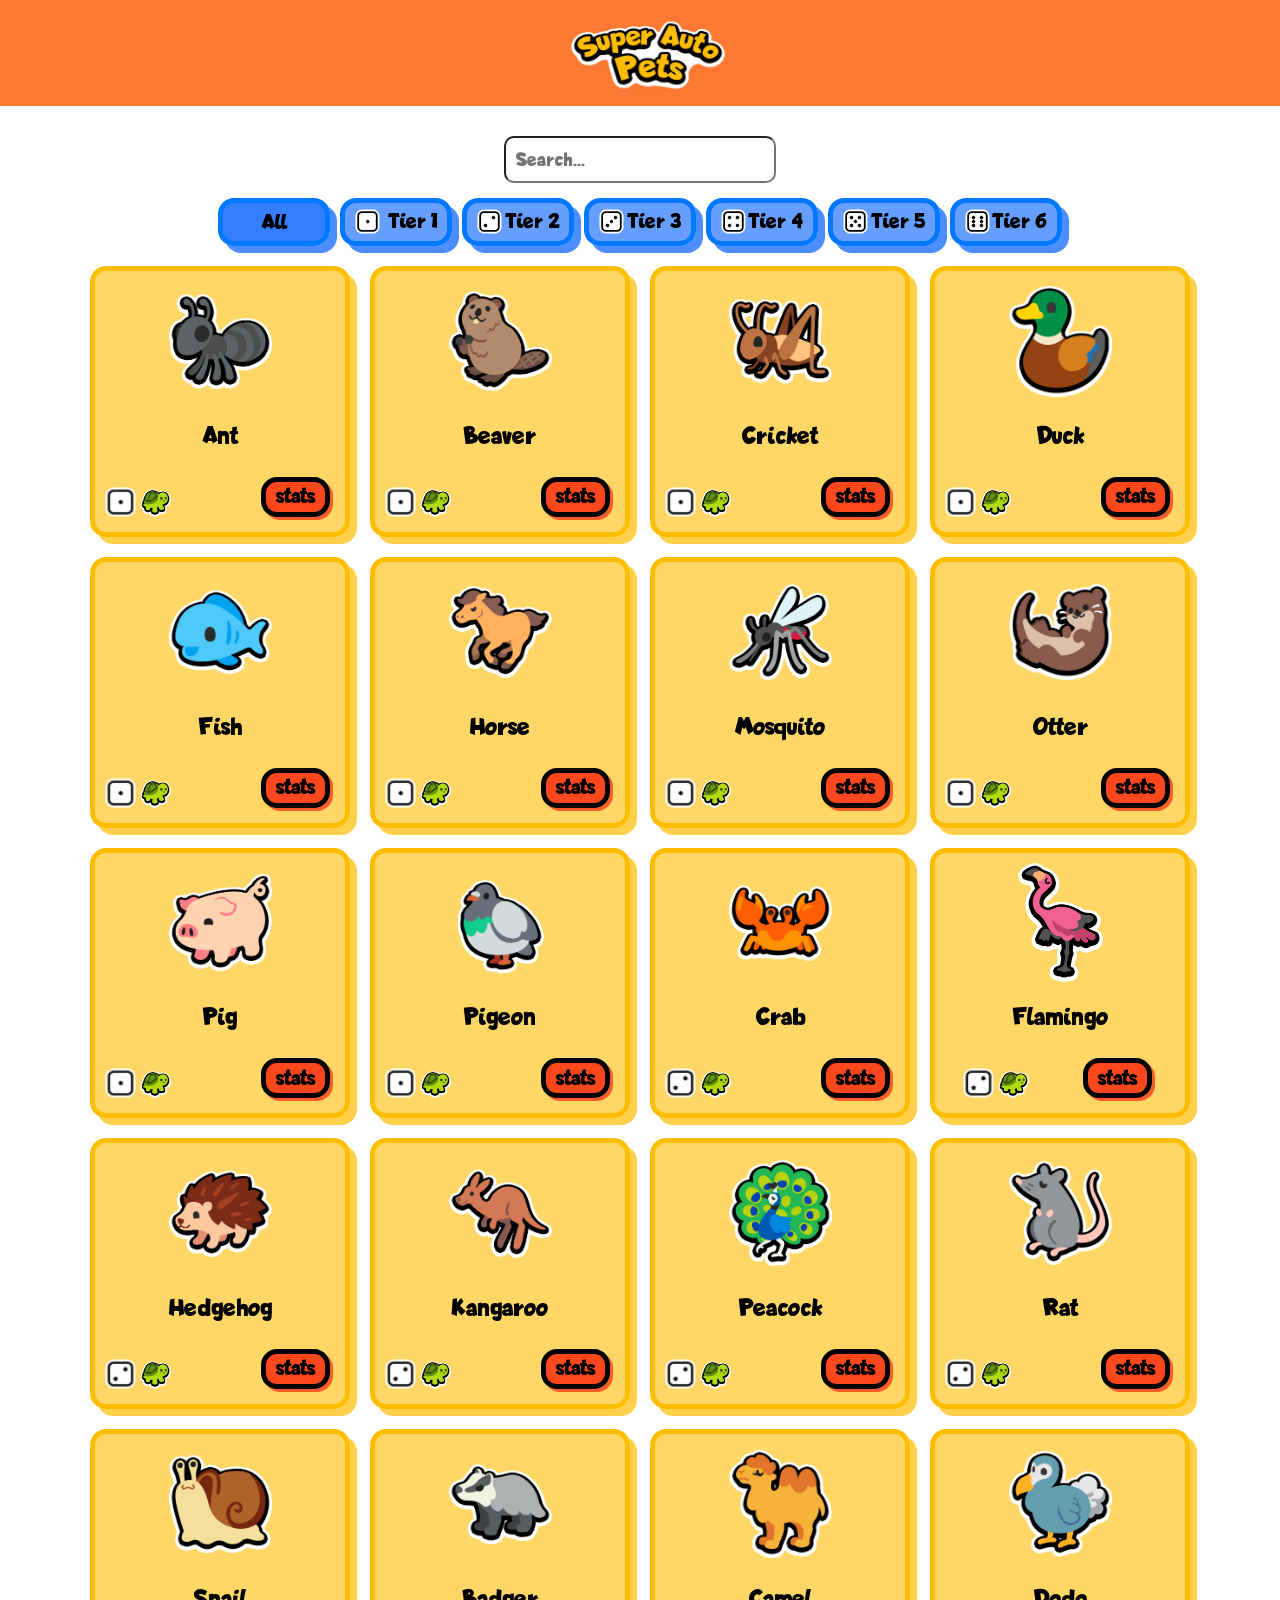
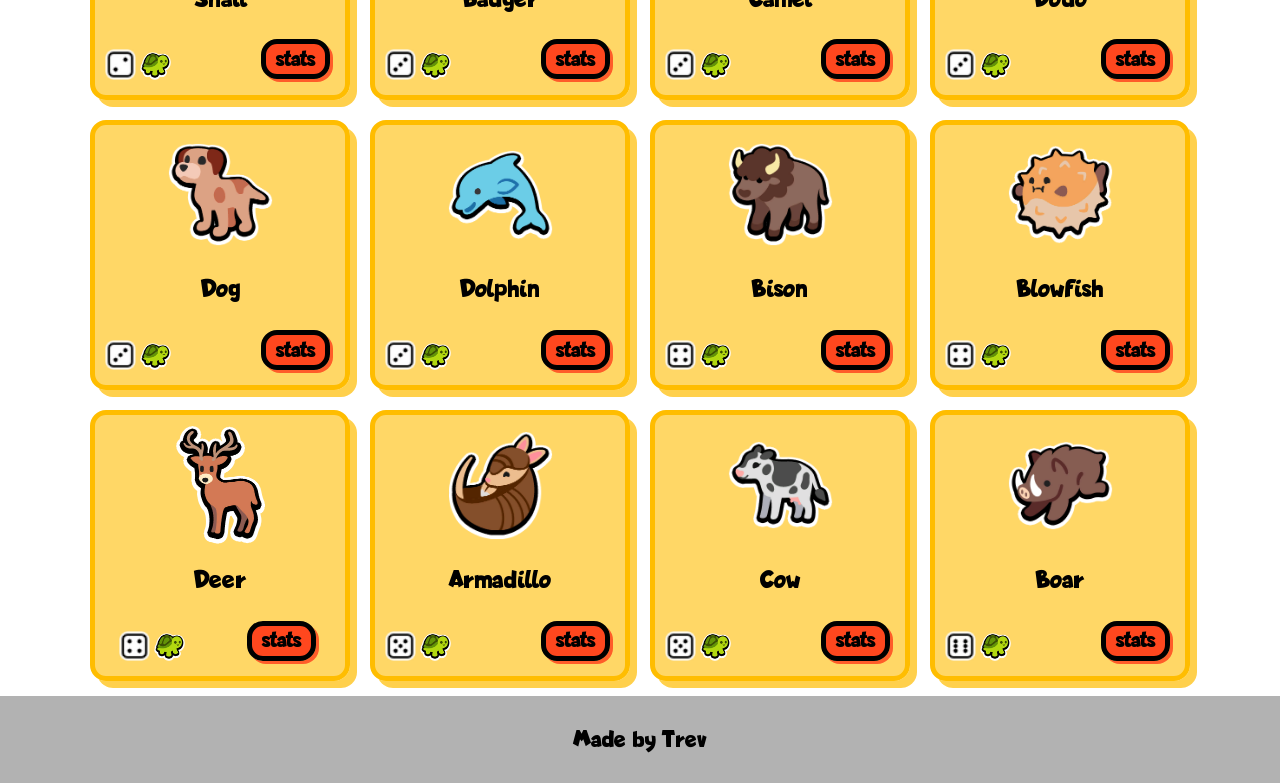
<file: index.html>
<!doctype html>
<html>
  <head>
    <title>Super Auto Pets Catalog</title>
    <meta name="description" content="Super Auto Pets Catalog" />
    <link rel="stylesheet" href="style.css" />
  </head>

  <body>
    <header class="main-header">
      <a class="image-link" href="/">
        <img id="logo" src="assets/logo.png"/>
      </a>
    </header>
    <div class="search-bar">
      <div class="input-filter">
        <input type="text" class="search-bar" onkeyup="searchBar()" id="search-input" placeholder="Search..." />
      </div>
    </div>
    <div class="button-container">
      <button class="filter-button active" onclick="filterCards('all', this)">All</button>
      <button class="filter-button" onclick="filterCards('1', this)">
        <div class="inside-filter-button">
          <img src="tierDiceImages/tier1dice.png"/>Tier 1
        </div>
      </button>
      <button class="filter-button" onclick="filterCards('2', this)">
        <div class="inside-filter-button">
          <img src="tierDiceImages/tier2dice.png"/>Tier 2
        </div>
      </button>
      <button class="filter-button" onclick="filterCards('3', this)">
        <div class="inside-filter-button">
          <img src="tierDiceImages/tier3dice.png"/>Tier 3
        </div>
      </button>
      <button class="filter-button" onclick="filterCards('4', this)">
        <div class="inside-filter-button">
          <img src="tierDiceImages/tier4dice.png"/>Tier 4
        </div>
      </button>
      <button class="filter-button" onclick="filterCards('5', this)">
        <div class="inside-filter-button">
          <img src="tierDiceImages/tier5dice.png"/>Tier 5
        </div>
      </button>
      <button class="filter-button" onclick="filterCards('6', this)">
        <div class="inside-filter-button">
          <img src="tierDiceImages/tier6dice.png"/>Tier 6
        </div>
      </button>
    </div>
    <div class="card-container"></div>
    <div class="footer">
      <h2>Made by Trev</h2>
    </div>
    <script type="text/javascript" src="scripts.js"></script>
  </body>
</html>
</file>
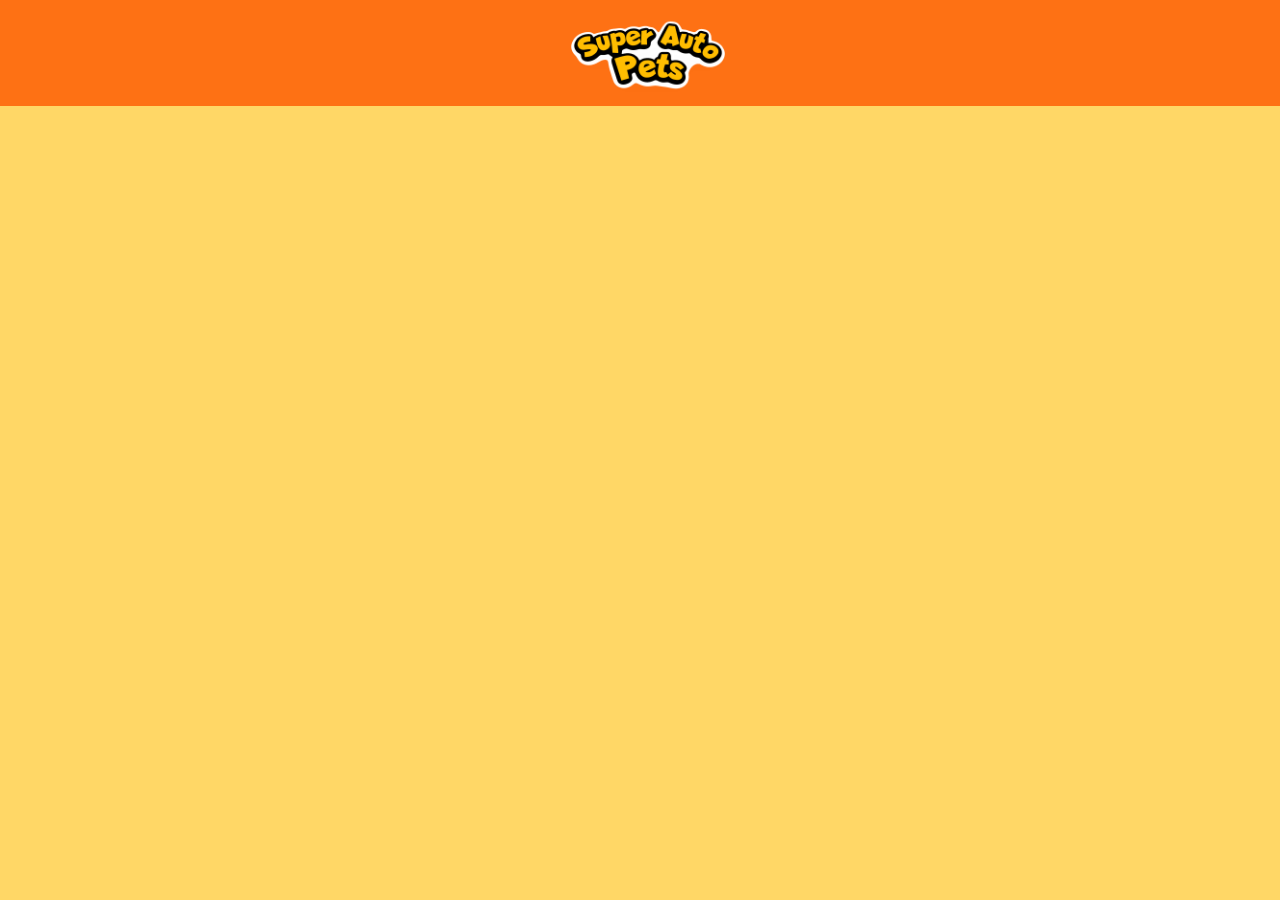
<file: stats.html>
<!doctype html>
<html>
  <head>
    <title>Super Auto Pets</title>
    <meta name="description" content="Super Auto Pets Catalog" />
    <link rel="stylesheet" href="style.css" />
    <link rel="stylesheet" href="stats.css" />
  </head>

  <body>
    <header class="main-header">
      <a class="image-link" href="/">
        <img id="logo" src="assets/logo.png"/>
      </a>
    </header>
    <div class="stats-container"></div>
    <script type="text/javascript" src="scripts.js"></script>
    <script type="text/javascript" src="stats.js"></script>
  </body>
</html>
</file>
<file: style.css>
@font-face {
  font-family: 'mainFont';
  src: url('fonts/LapsusPro-Bold.otf') format('opentype');
}

html,
body {
  font-family: "mainFont", sans-serif;
  margin: 0;
  padding: 0;
}

.main-header {
  display: flex;
  justify-content: center;
  align-items: center;
  background-color: rgba(254, 88, 0, 0.8);
}

#logo {
  width: 12%;
  margin-left: 1rem;
  padding: 10px;
}

.title {
  text-align: center;
  margin: 0;
  font-size: 8em;
  font-weight: normal;
  color: white;
}

.card-container {
  display: flex;
  flex-wrap: wrap;
  justify-content: center;
  gap: 10px;
  margin: 10px 10px;
}

.card {
  width: 250px;
  display: flex;
  flex-direction: column;
  justify-content: center;
  align-items: center;
  border: 5px solid #ffbd00;
  border-radius: 1rem;
  box-shadow: 7px 7px rgba(255, 189, 0, 0.7);
  background-color: rgba(255, 189, 0, 0.6);
  margin: 5px;
}

.card:hover {
  background-color: rgba(255, 189, 0, 1);
}

.card-content {
  padding: 10px;
  color: black;
  border-radius: 10px;
}

.card-content h2 {
  font-size: 25px;
  text-align: center;
}

.card img {
  width: 50%;
  height: auto;
}

.card-image {
  display: flex;
  justify-content: center;
  align-items: center;
  padding: 10px;
  width: auto;
  height: 100px;
}

#tier-img {
  margin-top: 15px;
  width: 35%;
  height: 60%;
}

#pack-img {
  margin-top: 15px;
  width: 35%;
  height: 55%;
}

.search-bar {
  font-family: "mainFont", sans-serif;
  font-size: 20px;
  margin-top: 10px;
  display: flex;
  justify-content: center;
  border-radius: 10px;
  padding: 10px;
}

.button-container {
  display: flex;
  flex-wrap: wrap;
  justify-content: center;
}

.filter-button {
  font-family: "mainFont", sans-serif;
  width: 7rem;
  height: 3rem;
  color: black;
  border: 5px solid #0078ff;
  border-radius: 1rem;
  box-shadow: 7px 7px rgba(0, 94, 255, 0.7);
  background-color: rgba(0, 94, 255, 0.6);
}

.inside-filter-button {
  display: flex;
  justify-content: space-between;
  margin-top: 5px;
}

.card-footer {
  display: flex;
  justify-content: space-between;
}

.inside-filter-button img {
  width: 25px;
  margin-bottom: 100px;
}

.filter-button.active {
  background-color: rgba(0, 94, 255, 0.8)
}

.filter-button:hover {
  background-color: rgba(0, 94, 255, 0.8)
}

.stats-button {
  font-family: "mainFont", sans-serif;
  color: black;
  border: 5px solid black;
  border-radius: 1rem;
  box-shadow: 3px 3px rgba(255, 10, 0, 0.6);
  background-color: rgba(255, 10, 0, 0.7);
}

.stats-button:hover {
  background-color: rgba(255, 10, 0, 0.9)
}

.footer {
  display: flex;
  justify-content: center;
  background-color: rgba(0, 0, 0, 0.3);
  padding: 10px;
}

button {
  text-align: center;
  background-color: #666;
  border: none;
  padding-left: 10px;
  padding-right: 10px;
  height: 40px;
  border-radius: 10px;
  color: white;
  font-size: 22px;
  cursor: pointer;
  margin: 5px;
}

a {
  display: flex;
  justify-content: center;
  text-decoration: none;
}
</file>
<file: stats.css>
.main-header {
  background-color: rgba(254, 88, 0, 0.8);
}

body {
  background-color: rgba(255, 189, 0, 0.6);
}

.stats-upper {
  display: flex;
  justify-content: center;
  align-items: center;
  gap: 50px;
}

.stats-footer {
  width: 70%;
  height: auto;
  display: flex;
  justify-content: center;
  align-items: center;
  border: 5px solid #ffbd00;
  border-radius: 1rem;
  box-shadow: 7px 7px rgba(255, 189, 0, 0.7);
  background-color: rgba(255, 189, 0, 0.6);
  margin: auto;
  gap: 50px;
  padding: 10px;
}

.footer-info {
  display: inline;
  text-align: center;
  border: 5px solid #ff0000;
  border-radius: 1rem;
  background-color: rgba(255, 0, 0, 0.6);
  margin: auto;
  padding: 10px;
}

h1 {
  font-size: 100px;
}

p {
  font-size: 48px;
}

h3 {
  font-size: 30px;
}

h4 {
  font-size: 25px;
}

.divider {
  margin: 20px 0;
}

.attackImg, .healthImg {
  width: 10%;
}

@media screen and (max-width: 768px) {
  .stats-footer {
    flex-direction: column;
  }
}
</file>
